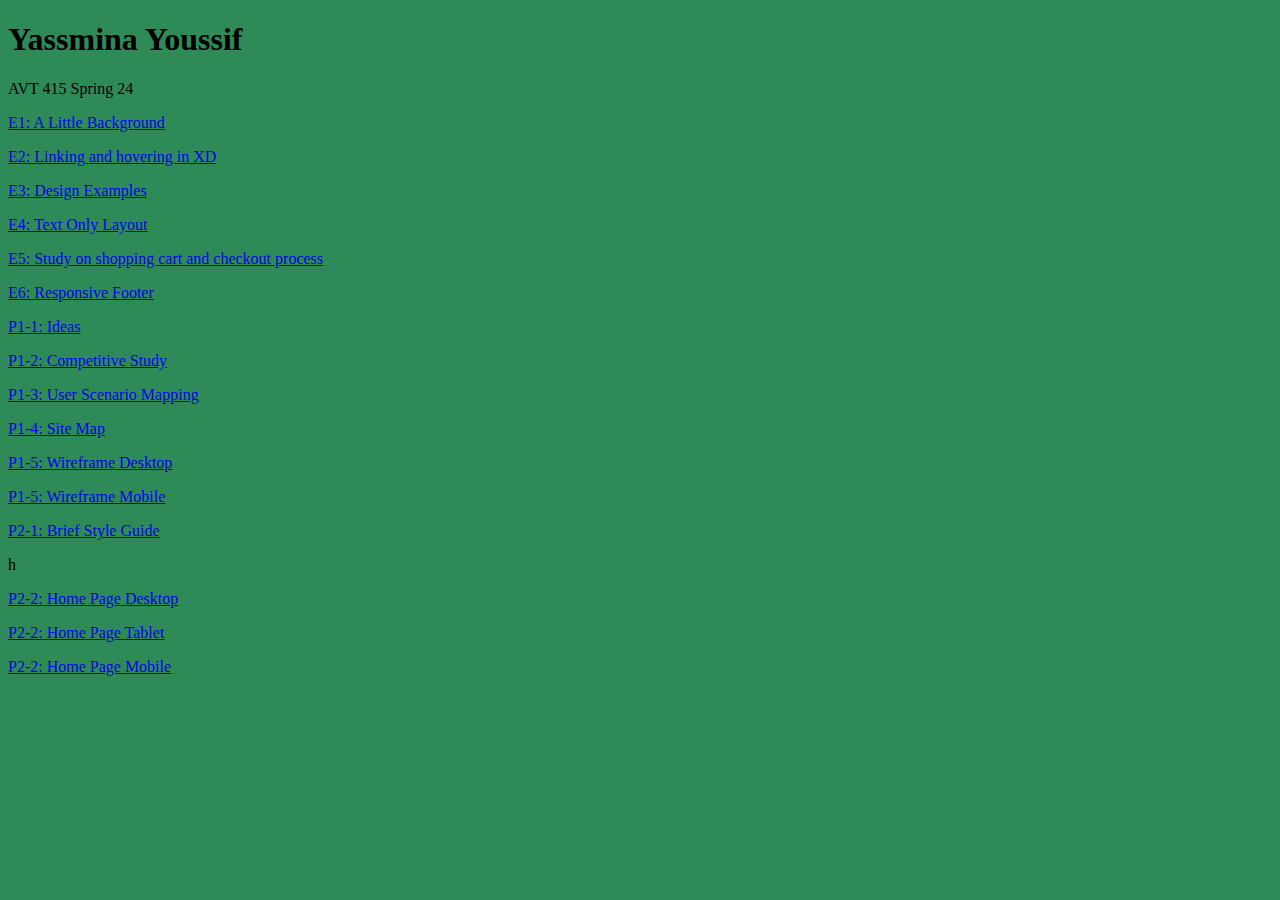
<file: index.html>
<!doctype html>
<html>
<head>
<meta charset="UTF-8">
<title>E0 Course Page</title>
<link href="main.css" rel="stylesheet" type="text/css">
</head>

<body>
	
	<h1> Yassmina Youssif</h1>
	
	<p> AVT 415 Spring 24</p>
	
<p>	<a href="https://xd.adobe.com/view/6c8e48f0-b28d-442d-b84b-e7a24bf7cf0a-39dd/" > E1: A Little Background</a> </p>
	
<p>	<a href="https://xd.adobe.com/view/6c8e48f0-b28d-442d-b84b-e7a24bf7cf0a-39dd/"> E2: Linking and hovering in XD</a> </p>
	
	<p> <a href="https://xd.adobe.com/view/90ef10cd-bdc0-498a-b232-c818f8e18e5e-c5bc/"> E3: Design Examples</a></p>
	
	<p> <a href ="E4/index.html"> E4: Text Only Layout</a></p>
	
	<p> <a href ="https://xd.adobe.com/view/64f480e8-932a-4655-9ca9-7946bbdd86b9-31a7/"> E5: Study on shopping cart and checkout process</a></p>
	
	<p> <a href ="e6-footer/footer.html"> E6: Responsive Footer</a></p>
	
	<p> <a href="P1/P1-1/index.html"> P1-1: Ideas</a></p>
	
	<p> <a href="https://xd.adobe.com/view/1f2e5a5a-1e14-45bd-aa4a-f6bf9a2a6095-4a7d/"> P1-2: Competitive Study </a></p>
	
	<p> <a href="P1/P1-3/index.html"> P1-3: User Scenario Mapping </a></p>
	
	<p> <a href="https://xd.adobe.com/view/6a2b9004-5fad-4e4b-b5a4-e30d49128546-3f78/" > P1-4: Site Map</a></p>
	
	<p> <a href= "https://xd.adobe.com/view/02a1473c-86f9-41e2-a86a-dc8b83c22cc8-57f2/" > P1-5: Wireframe Desktop</a></p>
	
	<p> <a href= "https://xd.adobe.com/view/e2e7f5bb-2761-4b62-9817-7223bc8f4b18-b7b4/" > P1-5: Wireframe Mobile</a></p>

	<p> <a href= "ttps://xd.adobe.com/view/e7db5627-5709-4f5d-bcdb-29dd048656cb-b288/" > P2-1: Brief Style Guide</a></p>h

	<p> <a href= "https://xd.adobe.com/view/fc06baf9-5672-4d3c-b484-3f9a47f1c262-a955/"> P2-2: Home Page Desktop</a></p>
	
	<p> <a href= "https://xd.adobe.com/view/afda780d-b6e7-4e82-a857-5aff0fa36177-fa89/" > P2-2: Home Page Tablet</a></p>
	
	<p> <a href= "https://xd.adobe.com/view/eae5af45-7ebf-4e9f-9d81-794bd4002098-bfb6/" > P2-2: Home Page Mobile</a></p>
	
</body>
</html>
</file>
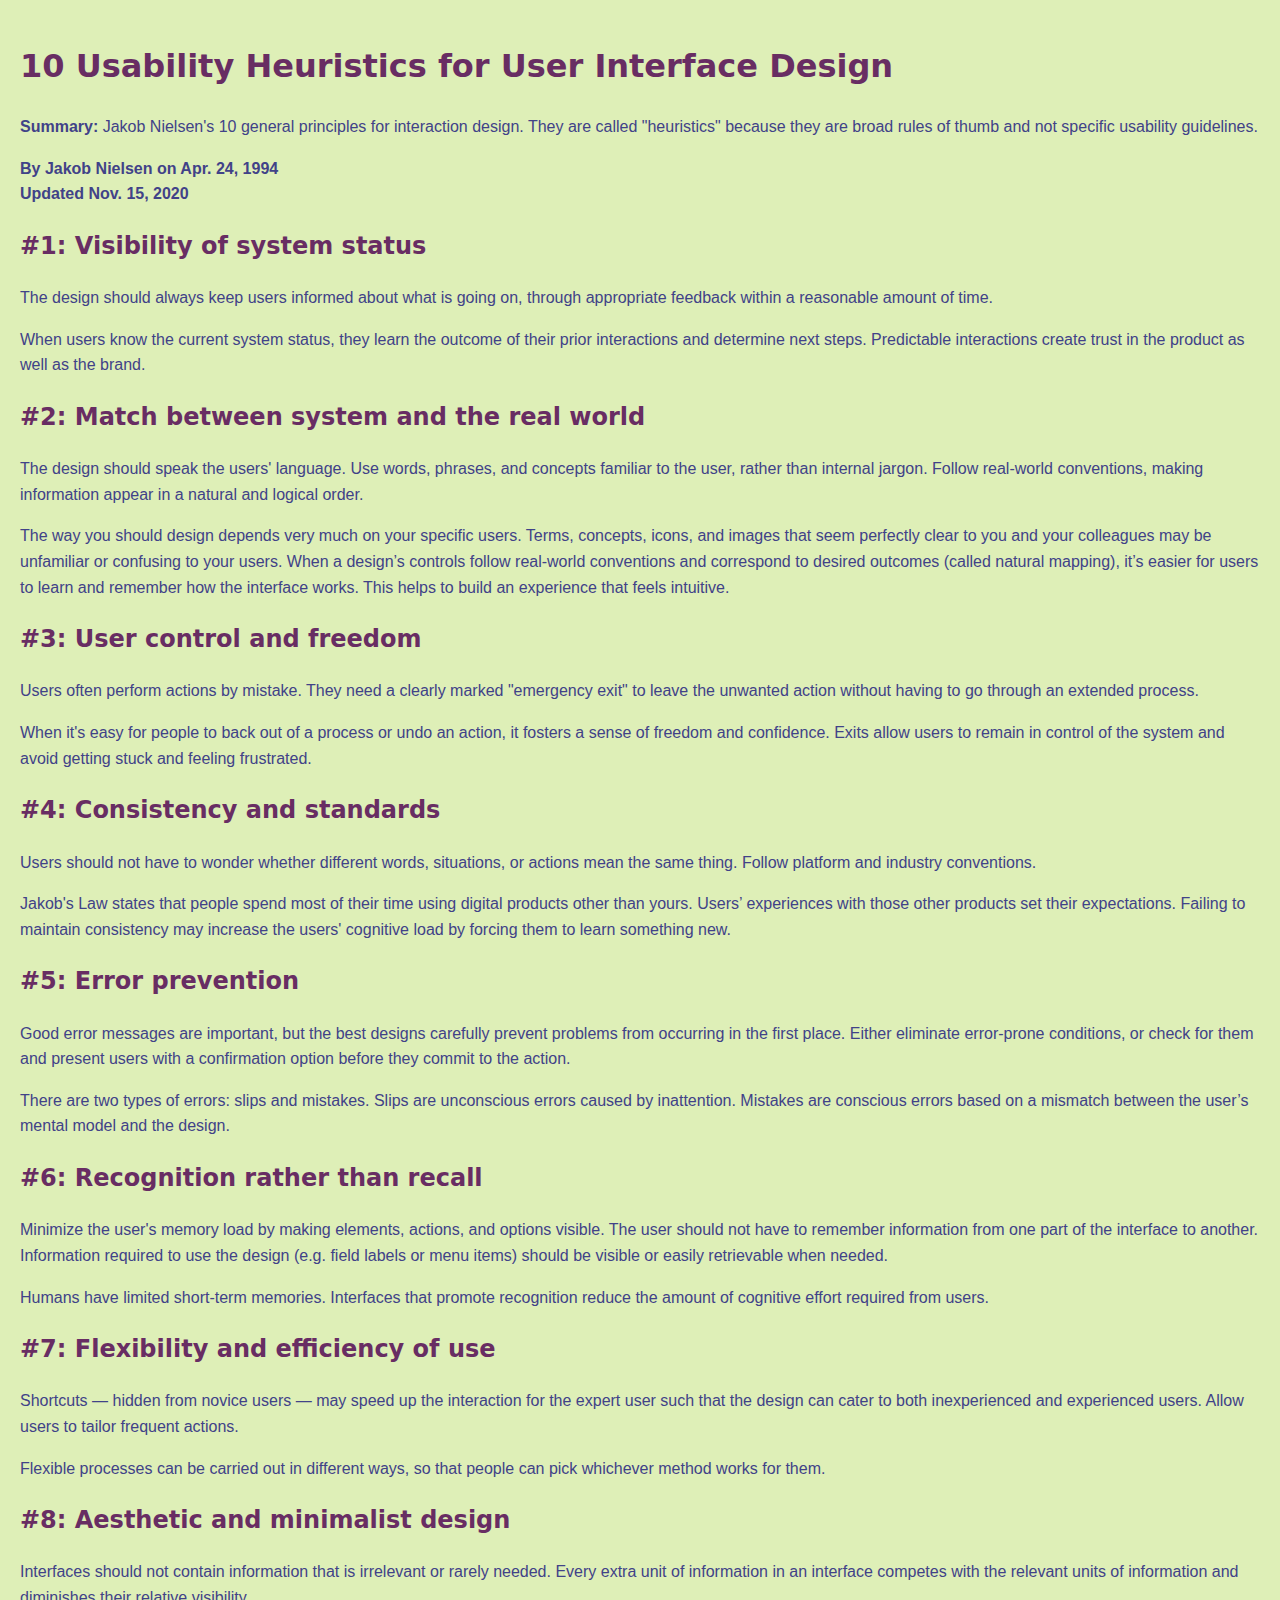
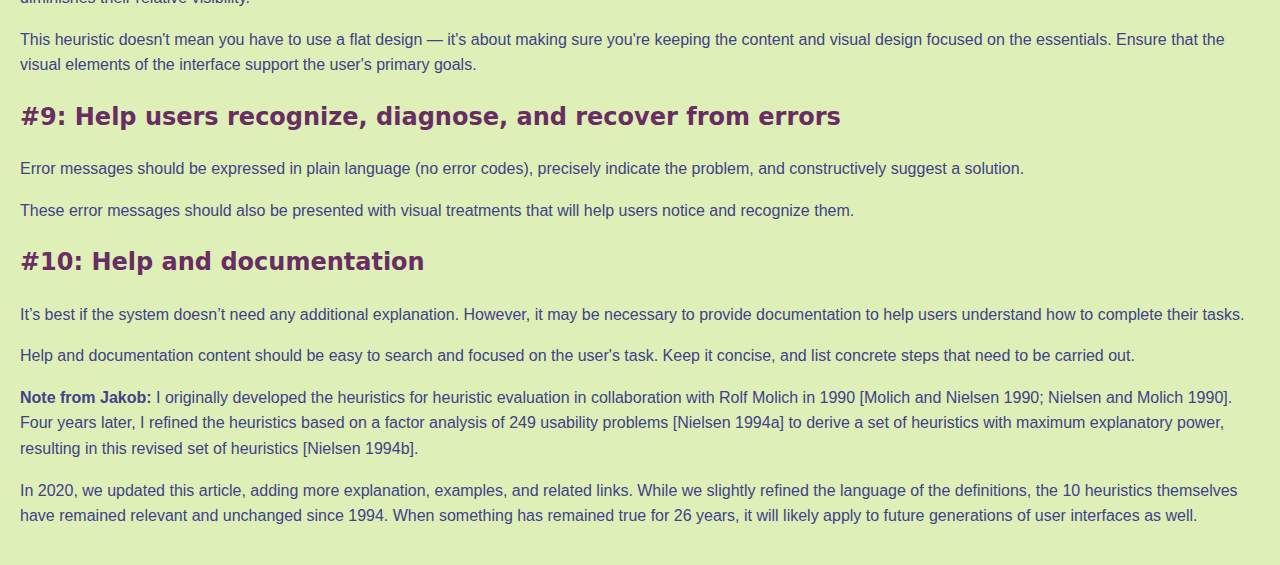
<file: E4/index.html>
<!doctype html>
<html>
<head>
<meta charset="UTF-8">
<title>E4</title>
<link href="style.css" rel="stylesheet" type="text/css">
</head>

<body>
	
	<h1>10 Usability Heuristics for User Interface Design</h1>
	
	<p><strong>Summary:</strong> Jakob Nielsen's 10 general principles for interaction design. They are called "heuristics" because they are broad rules of thumb and not specific usability guidelines.</p>

<p><strong>By Jakob Nielsen on Apr. 24, 1994<br>
Updated Nov. 15, 2020</strong></p>

<h2>#1: Visibility of system status</h2>
<p>The design should always keep users informed about what is going on, through appropriate feedback within a reasonable amount of time.</p>

<p>When users know the current system status, they learn the outcome of their prior interactions and determine next steps. Predictable interactions create trust in the product as well as the brand.</p>

<h2>#2: Match between system and the real world</h2>
<p>The design should speak the users' language. Use words, phrases, and concepts familiar to the user, rather than internal jargon. Follow real-world conventions, making information appear in a natural and logical order.</p>

<p>The way you should design depends very much on your specific users. Terms, concepts, icons, and images that seem perfectly clear to you and your colleagues may be unfamiliar or confusing to your users. When a design’s controls follow real-world conventions and correspond to desired outcomes (called natural mapping), it’s easier for users to learn and remember how the interface works. This helps to build an experience that feels intuitive.</p>

<h2>#3: User control and freedom</h2>
<p>Users often perform actions by mistake. They need a clearly marked "emergency exit" to leave the unwanted action without having to go through an extended process.</p>

<p>When it's easy for people to back out of a process or undo an action, it fosters a sense of freedom and confidence. Exits allow users to remain in control of the system and avoid getting stuck and feeling frustrated.</p>

<h2>#4: Consistency and standards</h2>
<p>Users should not have to wonder whether different words, situations, or actions mean the same thing. Follow platform and industry conventions.</p>

<p>Jakob's Law states that people spend most of their time using digital products other than yours. Users’ experiences with those other products set their expectations. Failing to maintain consistency may increase the users' cognitive load by forcing them to learn something new.</p>

<h2>#5: Error prevention</h2>
<p>Good error messages are important, but the best designs carefully prevent problems from occurring in the first place. Either eliminate error-prone conditions, or check for them and present users with a confirmation option before they commit to the action.</p>

<p>There are two types of errors: slips and mistakes. Slips are unconscious errors caused by inattention. Mistakes are conscious errors based on a mismatch between the user’s mental model and the design.</p>

<h2>#6: Recognition rather than recall</h2>
<p>Minimize the user's memory load by making elements, actions, and options visible. The user should not have to remember information from one part of the interface to another. Information required to use the design (e.g. field labels or menu items) should be visible or easily retrievable when needed.</p>

<p>Humans have limited short-term memories. Interfaces that promote recognition reduce the amount of cognitive effort required from users.</p>

<h2>#7: Flexibility and efficiency of use</h2>
<p>Shortcuts — hidden from novice users — may speed up the interaction for the expert user such that the design can cater to both inexperienced and experienced users. Allow users to tailor frequent actions.</p>

<p>Flexible processes can be carried out in different ways, so that people can pick whichever method works for them.</p>

<h2>#8: Aesthetic and minimalist design</h2>
<p>Interfaces should not contain information that is irrelevant or rarely needed. Every extra unit of information in an interface competes with the relevant units of information and diminishes their relative visibility.</p>

<p>This heuristic doesn't mean you have to use a flat design — it's about making sure you're keeping the content and visual design focused on the essentials. Ensure that the visual elements of the interface support the user's primary goals.</p>

<h2>#9: Help users recognize, diagnose, and recover from errors</h2>
<p>Error messages should be expressed in plain language (no error codes), precisely indicate the problem, and constructively suggest a solution.</p>

<p>These error messages should also be presented with visual treatments that will help users notice and recognize them.</p>

<h2>#10: Help and documentation</h2>
<p>It’s best if the system doesn’t need any additional explanation. However, it may be necessary to provide documentation to help users understand how to complete their tasks.</p>

<p>Help and documentation content should be easy to search and focused on the user's task. Keep it concise, and list concrete steps that need to be carried out.</p>

<p><strong>Note from Jakob:</strong> I originally developed the heuristics for heuristic evaluation in collaboration with Rolf Molich in 1990 [Molich and Nielsen 1990; Nielsen and Molich 1990]. Four years later, I refined the heuristics based on a factor analysis of 249 usability problems [Nielsen 1994a] to derive a set of heuristics with maximum explanatory power, resulting in this revised set of heuristics [Nielsen 1994b].</p>

<p>In 2020, we updated this article, adding more explanation, examples, and related links. While we slightly refined the language of the definitions, the 10 heuristics themselves have remained relevant and unchanged since 1994. When something has remained true for 26 years, it will likely apply to future generations of user interfaces as well.</p>

	
</body>
</html>
</file>
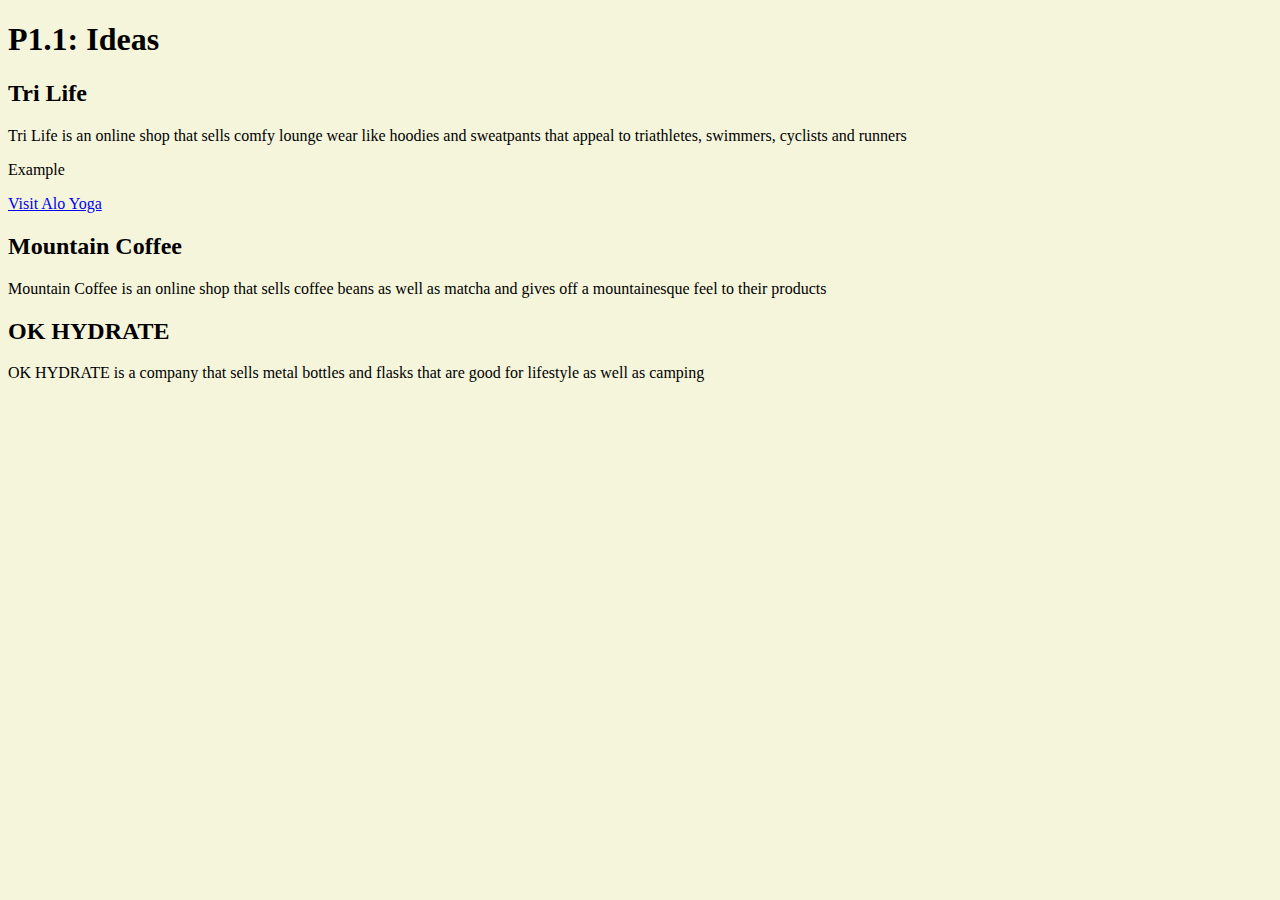
<file: P1/P1-1/index.html>
<!doctype html>
<html>
<head>
<meta charset="UTF-8">
<title>P1.1</title>
<link href="style.css" rel="stylesheet" type="text/css">
</head>

<body>
	
	<h1> P1.1: Ideas</h1>
	
	<h2> Tri Life </h2>
	
	<p> Tri Life is an online shop that sells comfy lounge wear like hoodies and sweatpants that appeal to triathletes, swimmers, cyclists and runners</p>

	<p> Example</p>

	
	 <a href="https://www.aloyoga.com/?gad_source=1&gclid=CjwKCAiA_OetBhAtEiwAPTeQZ1Abbgd3sOVIXBmh3N7p0ujPo6QWQyw7SMCPK3sq74_9YHe820y7YhoCyxEQAvD_BwE" target="_blank">Visit Alo Yoga</a>
	
	
	<h2> Mountain Coffee</h2>
	
	<p> Mountain Coffee is an online shop that sells coffee beans as well as matcha and gives off a mountainesque feel to their products</p>
	
	<h2> OK HYDRATE</h2>
	<p> OK HYDRATE is a company that sells metal bottles and flasks that are good for lifestyle as well as camping</p>
	
</body>
</html>
</file>
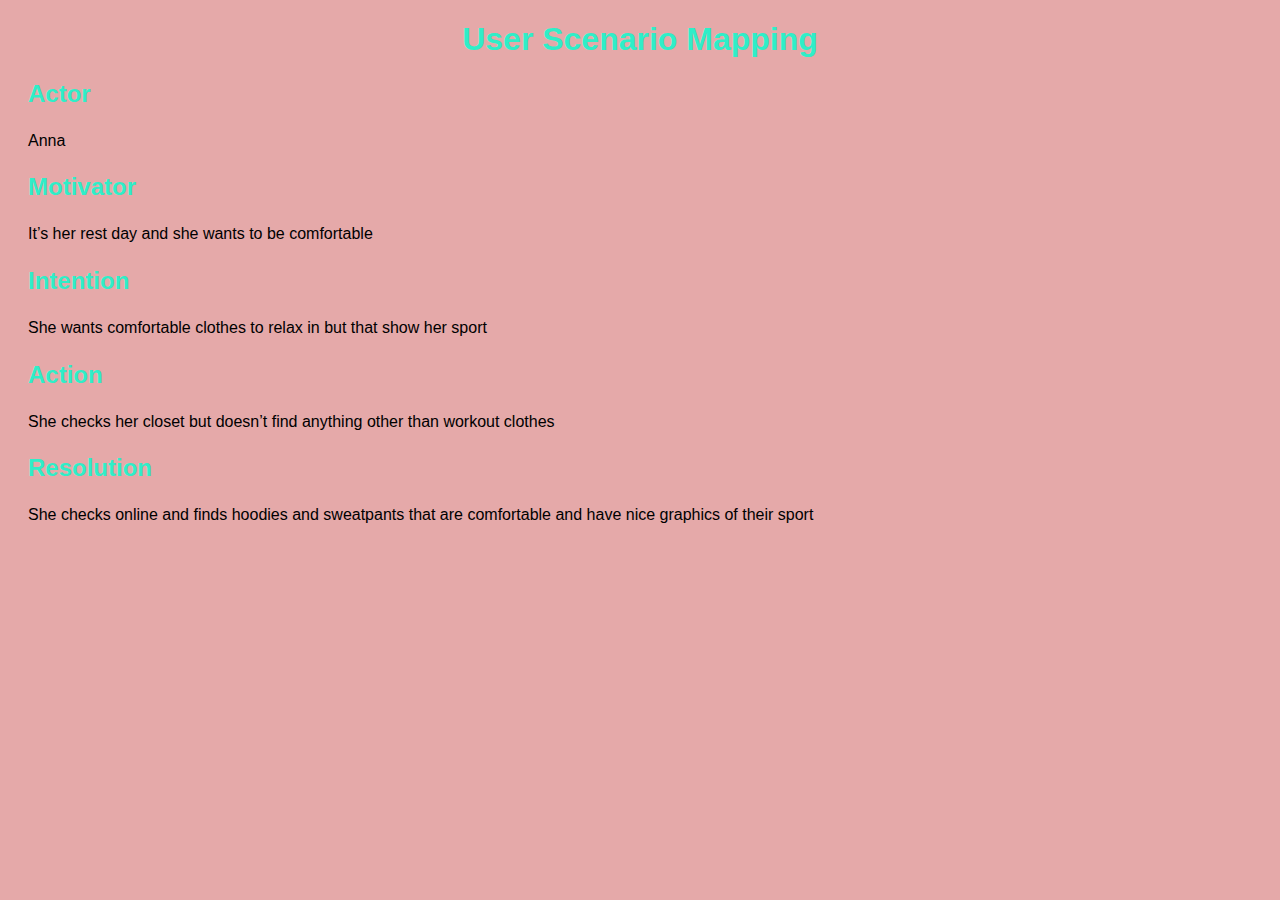
<file: P1/P1-1/P1-3/index.html>
<!doctype html>
<html>
<head>
<meta charset="UTF-8">
<title>P1-3 User scenario mapping</title>
<link href="style.css" rel="stylesheet" type="text/css">
</head>

<body>
	
	<h1> User Scenario Mapping</h1>
	
	<h2> Actor</h2>
	
	<p> Anna</p>
	
	<h2> Motivator</h2>
	
	<p> It’s her rest day and she wants to be comfortable</p>
	
	<h2> Intention</h2>
	
	<p> She wants comfortable clothes to relax in but that show her sport</p>
	
	<h2> Action</h2>
   	
	<p> She checks her closet but doesn’t find anything other than workout clothes</p>
	
	<h2> Resolution</h2>
	
	<p> She checks online and finds hoodies and sweatpants that are comfortable and have nice graphics of their sport</p>
	
</body>
</html>
</file>
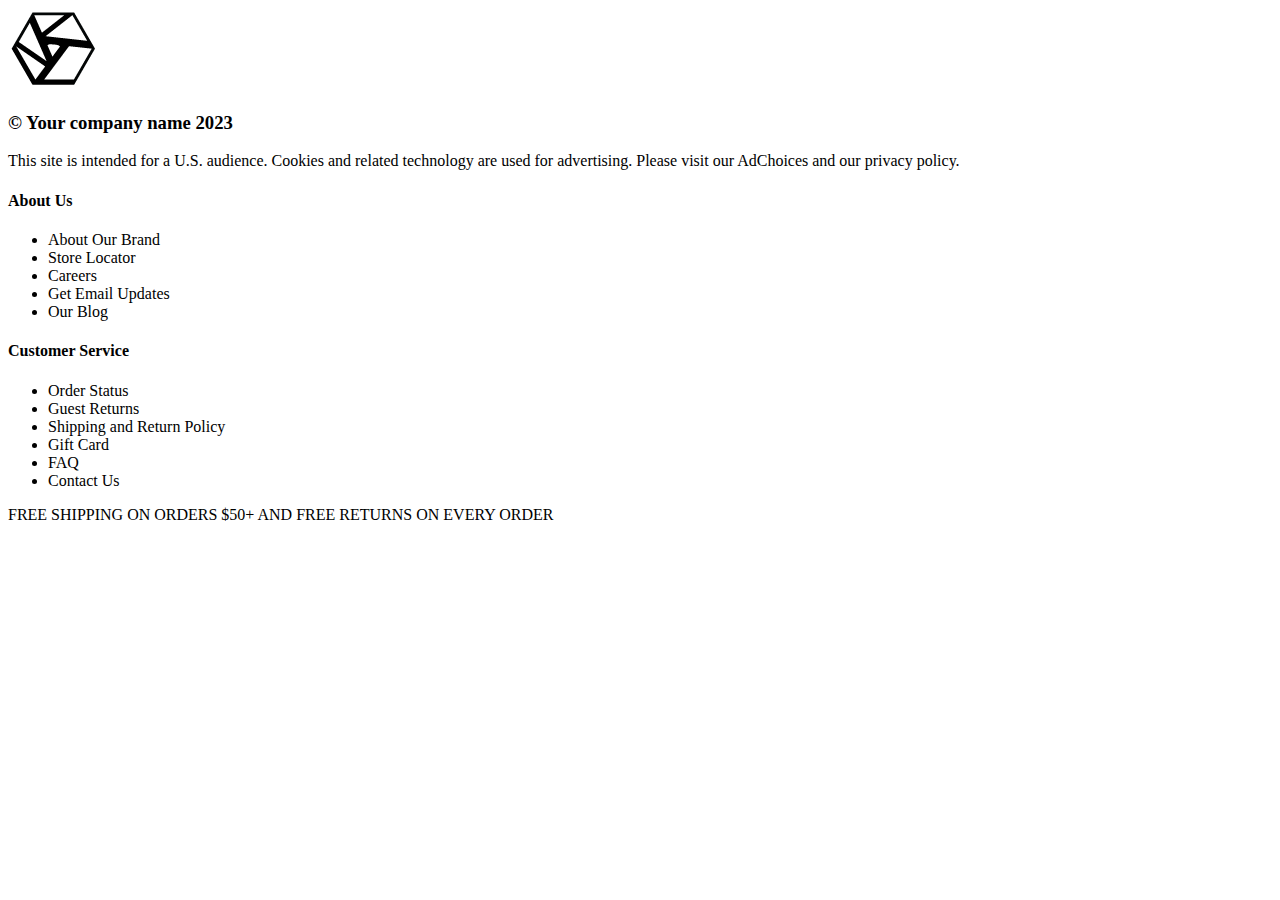
<file: e6-footer/footer.html>
<!DOCTYPE html>
<html>
  <head>
    <meta charset="utf-8">
    <title>Responsive footer</title>
    <!-- makes media query work on mobile -->
    <meta name="viewport" content="width=device-width, initial-scale=1">
    <!-- link to google font stuff -->
    <!-- end google font link -->
    <link rel="stylesheet" href="file:///Macintosh HD/Users/yazz/Downloads/for-students/e6-footer/css/footer.css">
  </head>

  <body>
	  <div class="box"> 
	  
    <div class="flex-container">
		<div class="flex-item-left">
			
			<svg xmlns="http://www.w3.org/2000/svg" xmlns:xlink="http://www.w3.org/1999/xlink" width="90" height="81" viewBox="0 0 90 81">
  <image id="logomark" width="90" height="81" xlink:href="[data-uri]"/>
</svg>

			<h3> © Your company name 2023
</h3>
			<p> This site is intended for a U.S. audience. Cookies and related technology are used for advertising. Please visit our AdChoices and our privacy policy.</p>
			
		</div>
	
			
		<div class="flex-item-center"> 
			<div class= "about"> <h4> About Us</h4>
				
				<ul> 
					<li> About Our Brand </li>
				    <li>Store Locator </li>
					<li> Careers </li>
					<li> Get Email Updates </li>
					<li> Our Blog</li>
				</ul>
			
			</div>
				</div>
			
		<div class="flex-item-right"> 
			 <div class= "about"> <h4> Customer Service</h4>
				
				<ul> 
					<li> Order Status </li>
				    <li>Guest Returns </li>
					<li> Shipping and Return Policy </li>
					<li> Gift Card </li>
					<li> FAQ</li>
					<li> Contact Us</li>
				</ul>
		
   </div>
	</div>
	  </div>
		  </div>
	  
	  <div class="footer-bottom"> FREE SHIPPING ON ORDERS $50+ AND FREE RETURNS ON EVERY ORDER </div>
	  
  </body>
</html>
</file>
<file: main.css>
@charset "UTF-8";
/* CSS Document */

body {background-color: seagreen}
</file>
<file: E4/style.css>
@charset "UTF-8";
/* CSS Document */

body {
    line-height: 1.6;
    margin: 0;
    padding: 20px;
	background-color: #DEEFB7;
}

h1, h2 {
    color: #682D63;
	font-family:"Lucida Grande", "Lucida Sans Unicode", "Lucida Sans", "DejaVu Sans", Verdana, "sans-serif"
}

h2 {
    margin-top: 20px;
}

p {
    color: #414288;
	font-family: Arial, sans-serif;
}

strong {
    color: #414288;
}
</file>
<file: P1/P1-1/style.css>
@charset "UTF-8";
/* CSS Document */

body {background-color: beige}
</file>
<file: P1/P1-1/P1-3/style.css>
@charset "UTF-8";
/* CSS Document */

body {
    font-family:"Gill Sans", "Gill Sans MT", "Myriad Pro", "DejaVu Sans Condensed", Helvetica, Arial, "sans-serif";
    background-color: #E5A9A9;
}


h1 {
    text-align: center;
	color: #2FEEC8
}

h2 {
	margin: 20px;
    color: #2FEEC8;
}

p {
    margin: 20px;
    line-height: 1.6;
}
</file>
